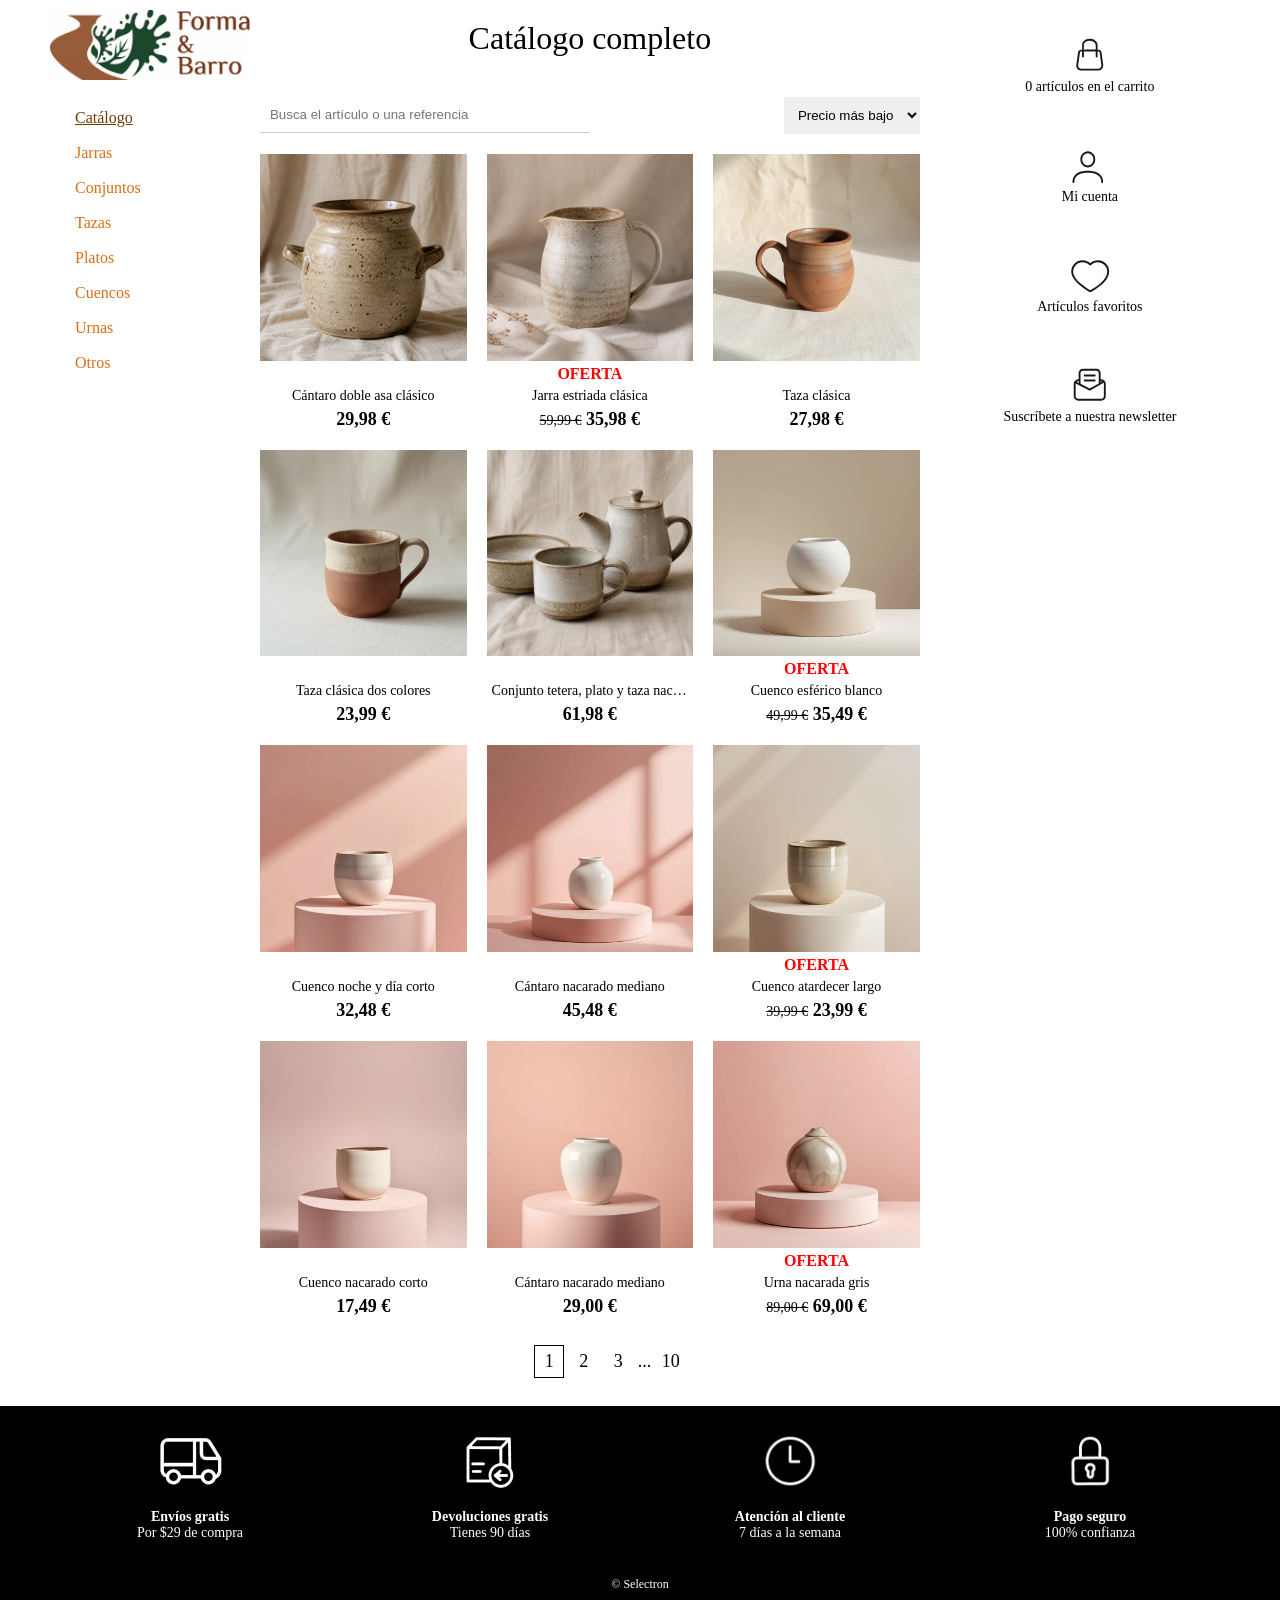
<file: index.html>
<!DOCTYPE html>
<html lang="es">
<head>
    <meta charset="UTF-8">
    <meta name="viewport" content="width=device-width, initial-scale=1.0">
    <title>Violet - Tienda de mujer</title>
    <link rel="icon" type="image/png" href="img/icon.png"/>
    <link rel="stylesheet" href="css/style.css"/>
</head>
<body>
    
    <div class="container">
            <div class="row">
                <div class="col-xs-12 col-s-12 col-m-2 col-l-2";">
                    <div include-html="partials/menu.html"></div>
                </div>
                <div class="col-m-10 col-l-7">
                    <div include-html="partials/products.html"></div>
                </div>
                <div class="col-m-12 col-l-3"">
                    <div include-html="partials/aside.html"></div>
                </div>
            </div>
    </div>

    <div include-html="partials/footer.html"></div>
    
    <script src="js/include-html.js"></script>
</body>
</html>
</file>
<file: css/style.css>
@import "colors.css";
@import "common.css";
@import "grid.css";
@import "menu.css";
@import "products.css";
@import "aside.css";
@import "footer.css";
</file>
